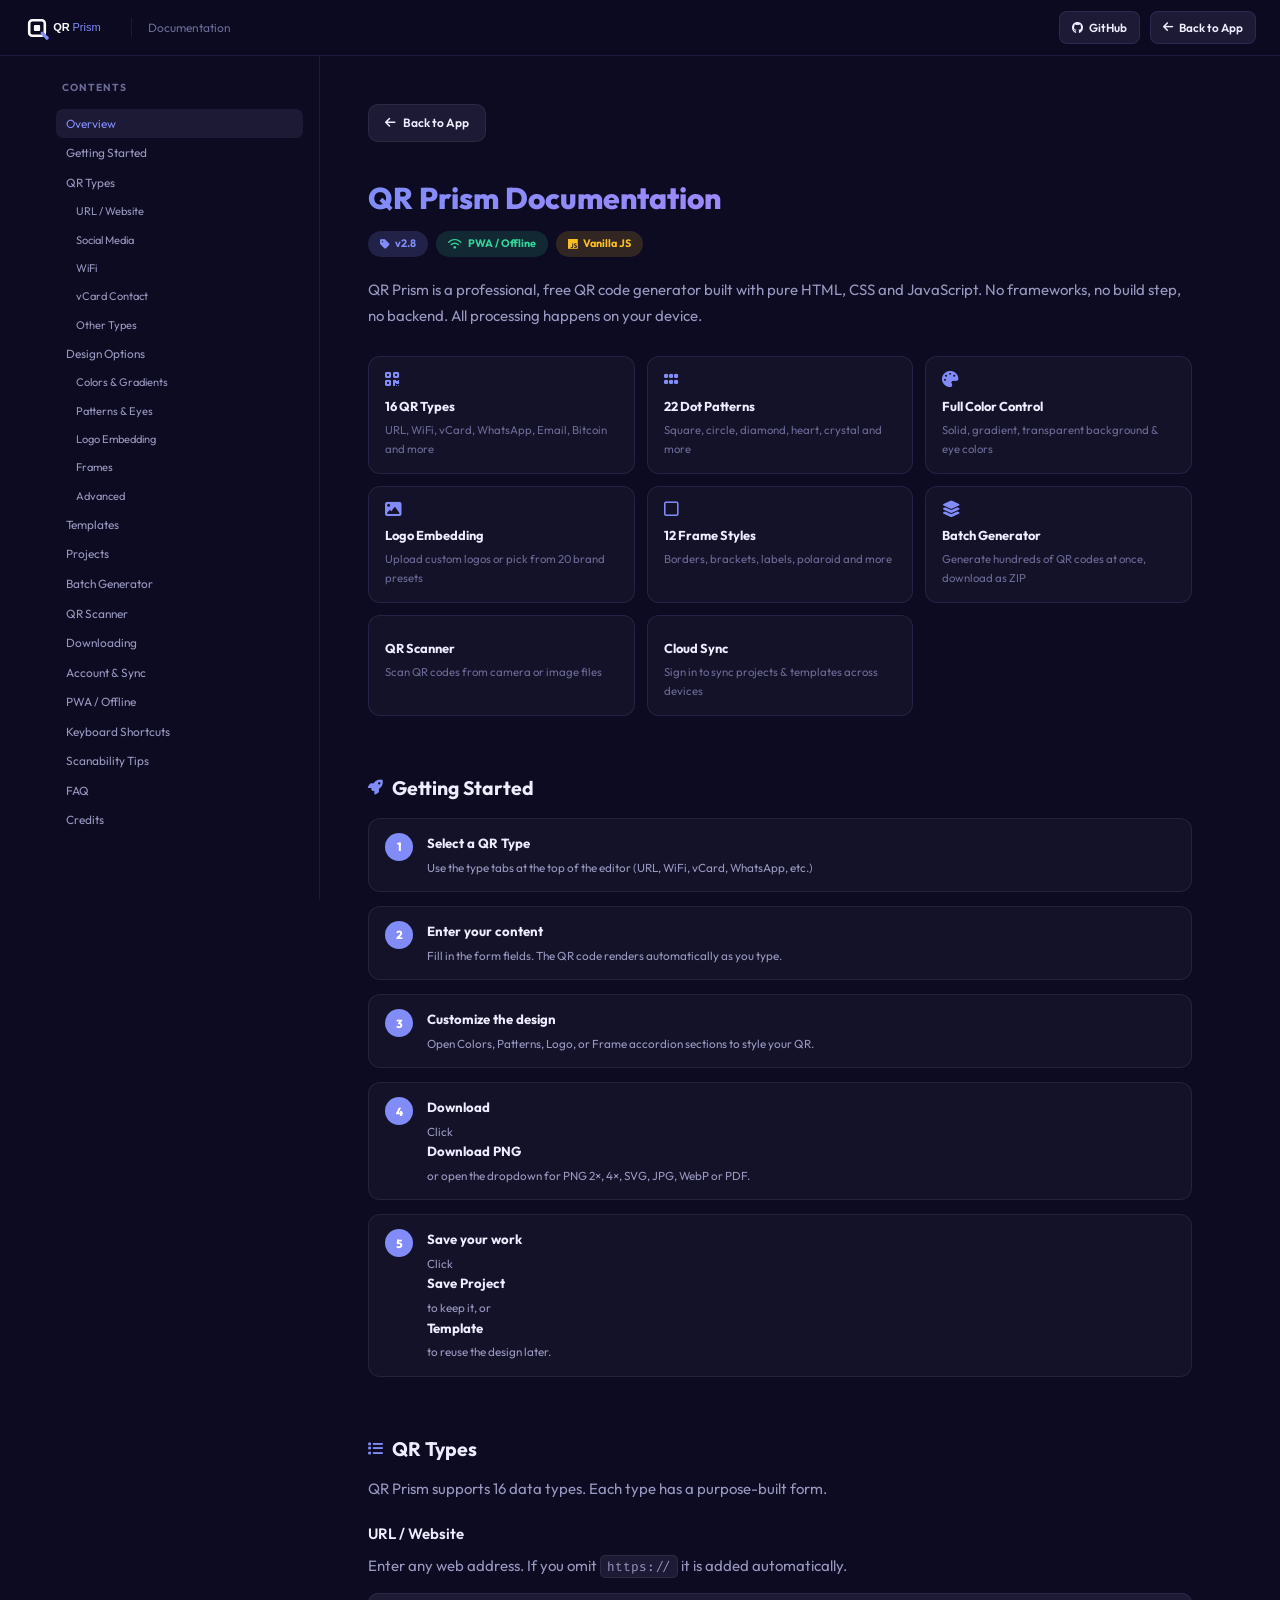
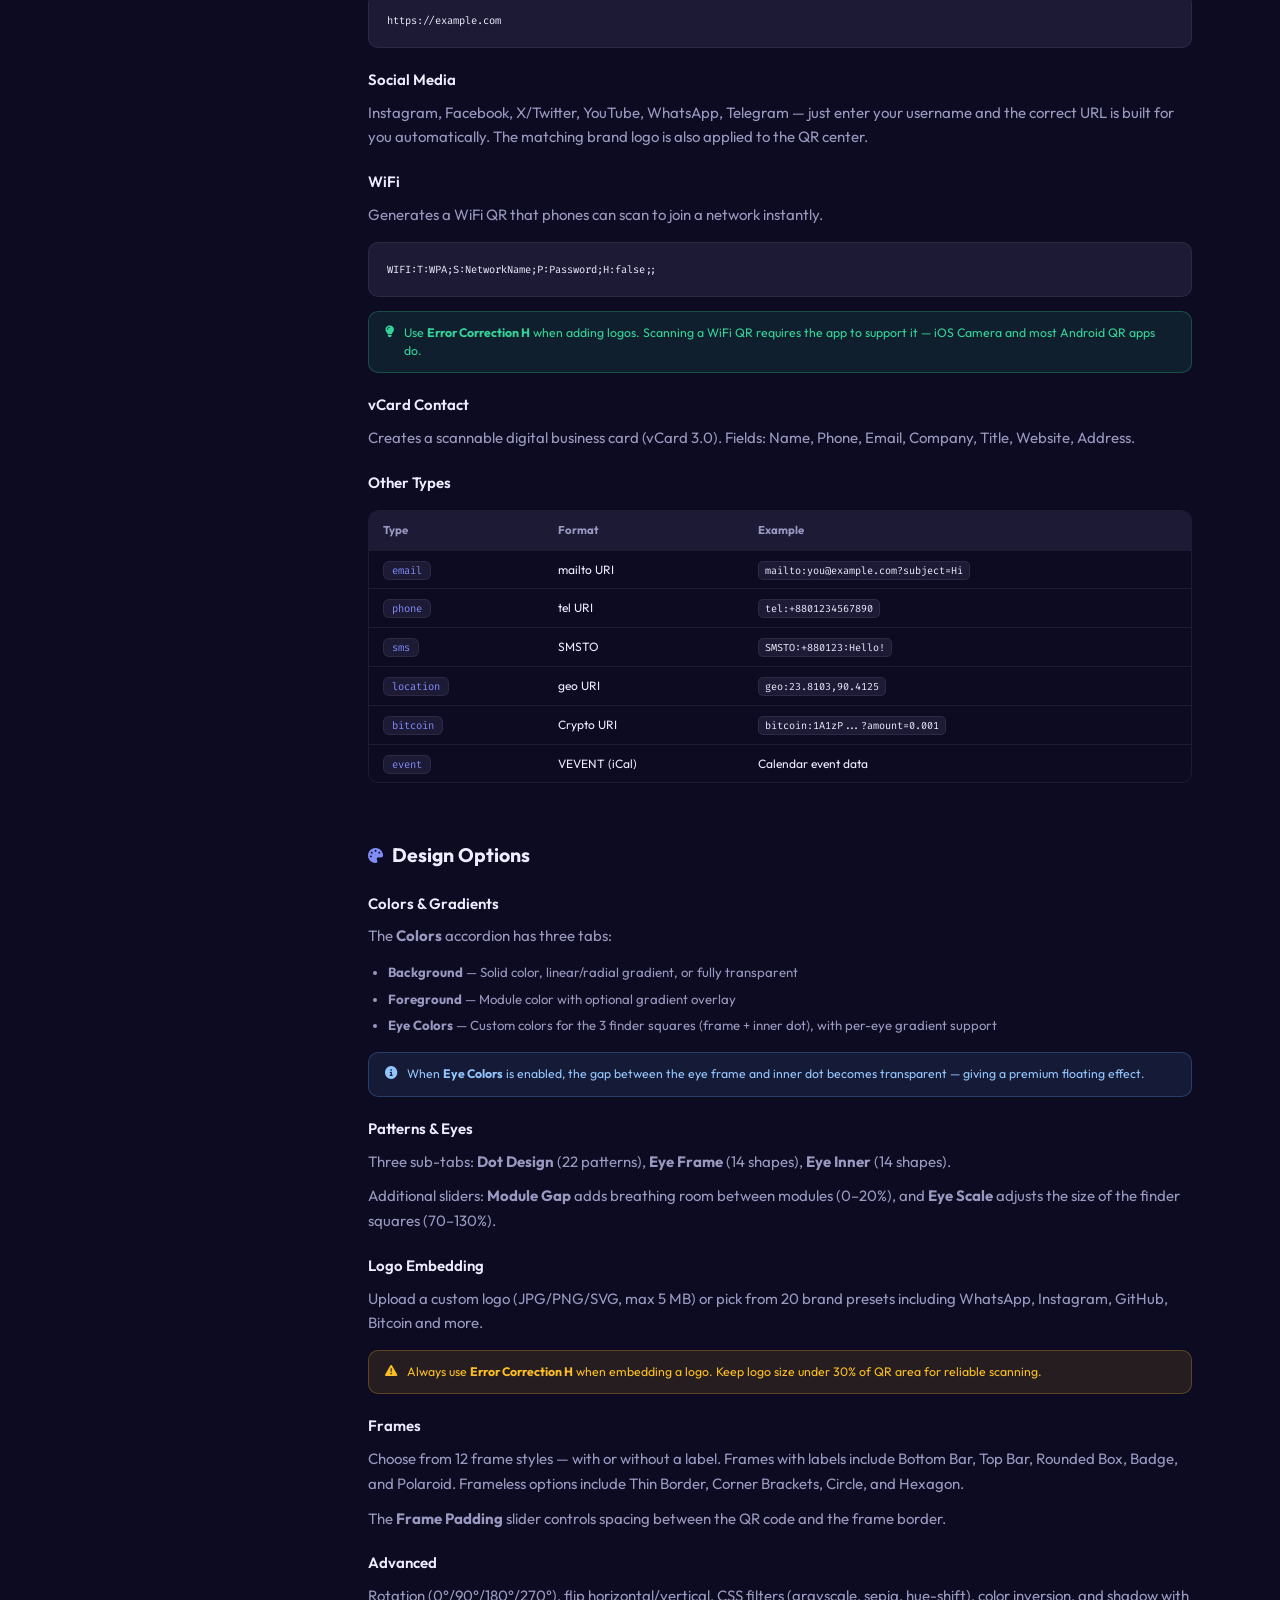
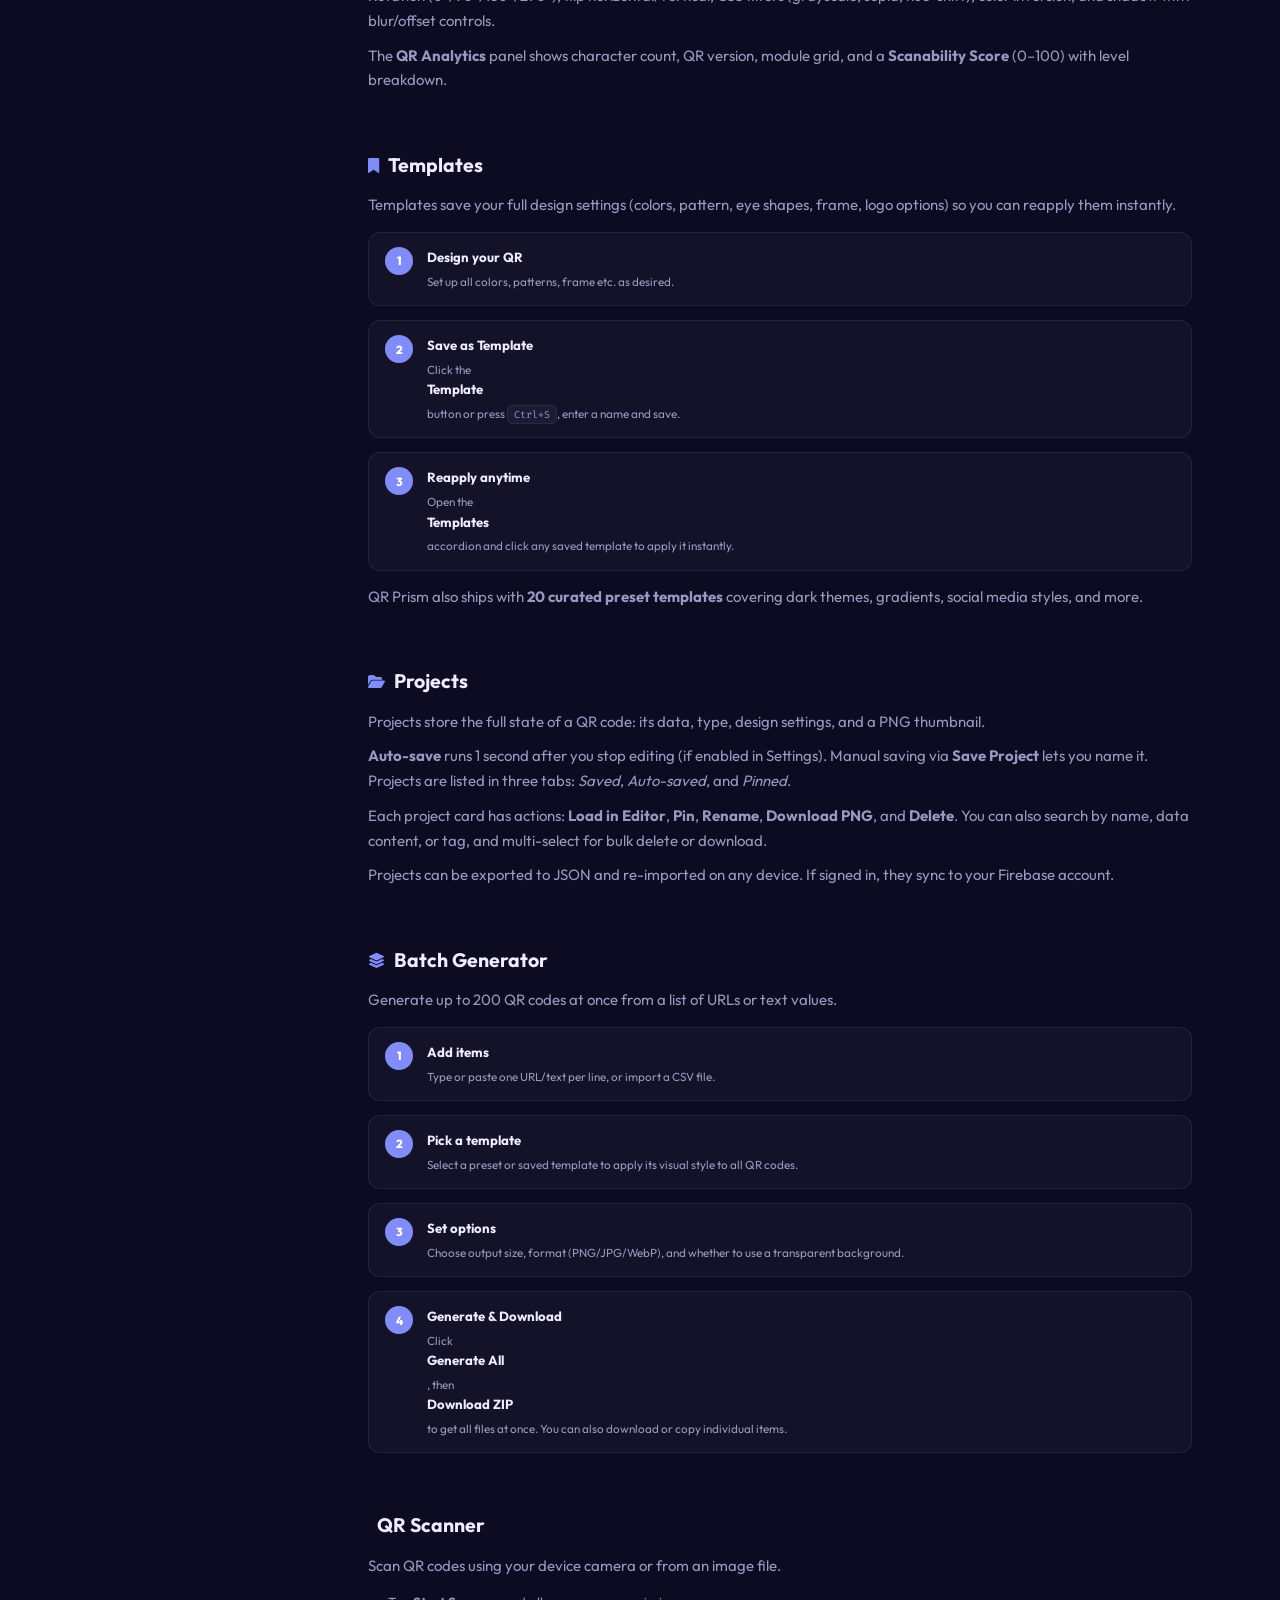
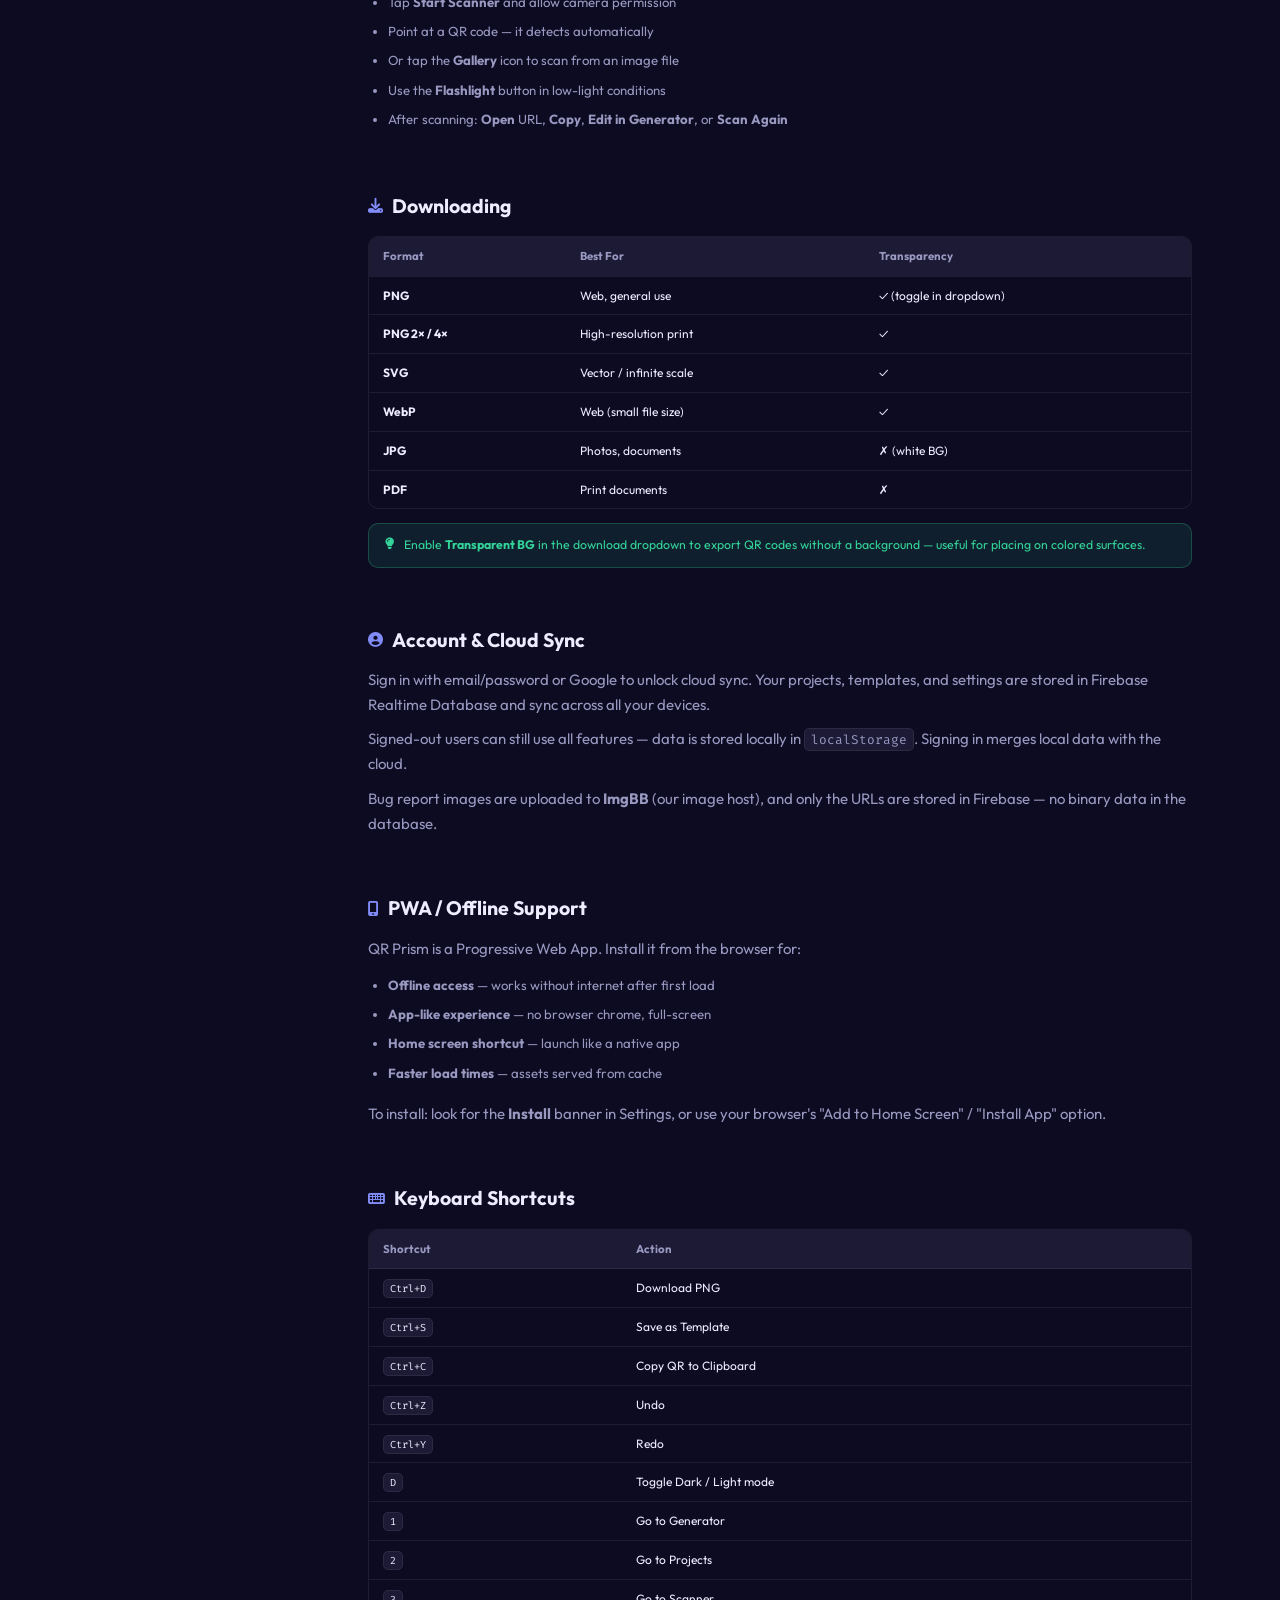
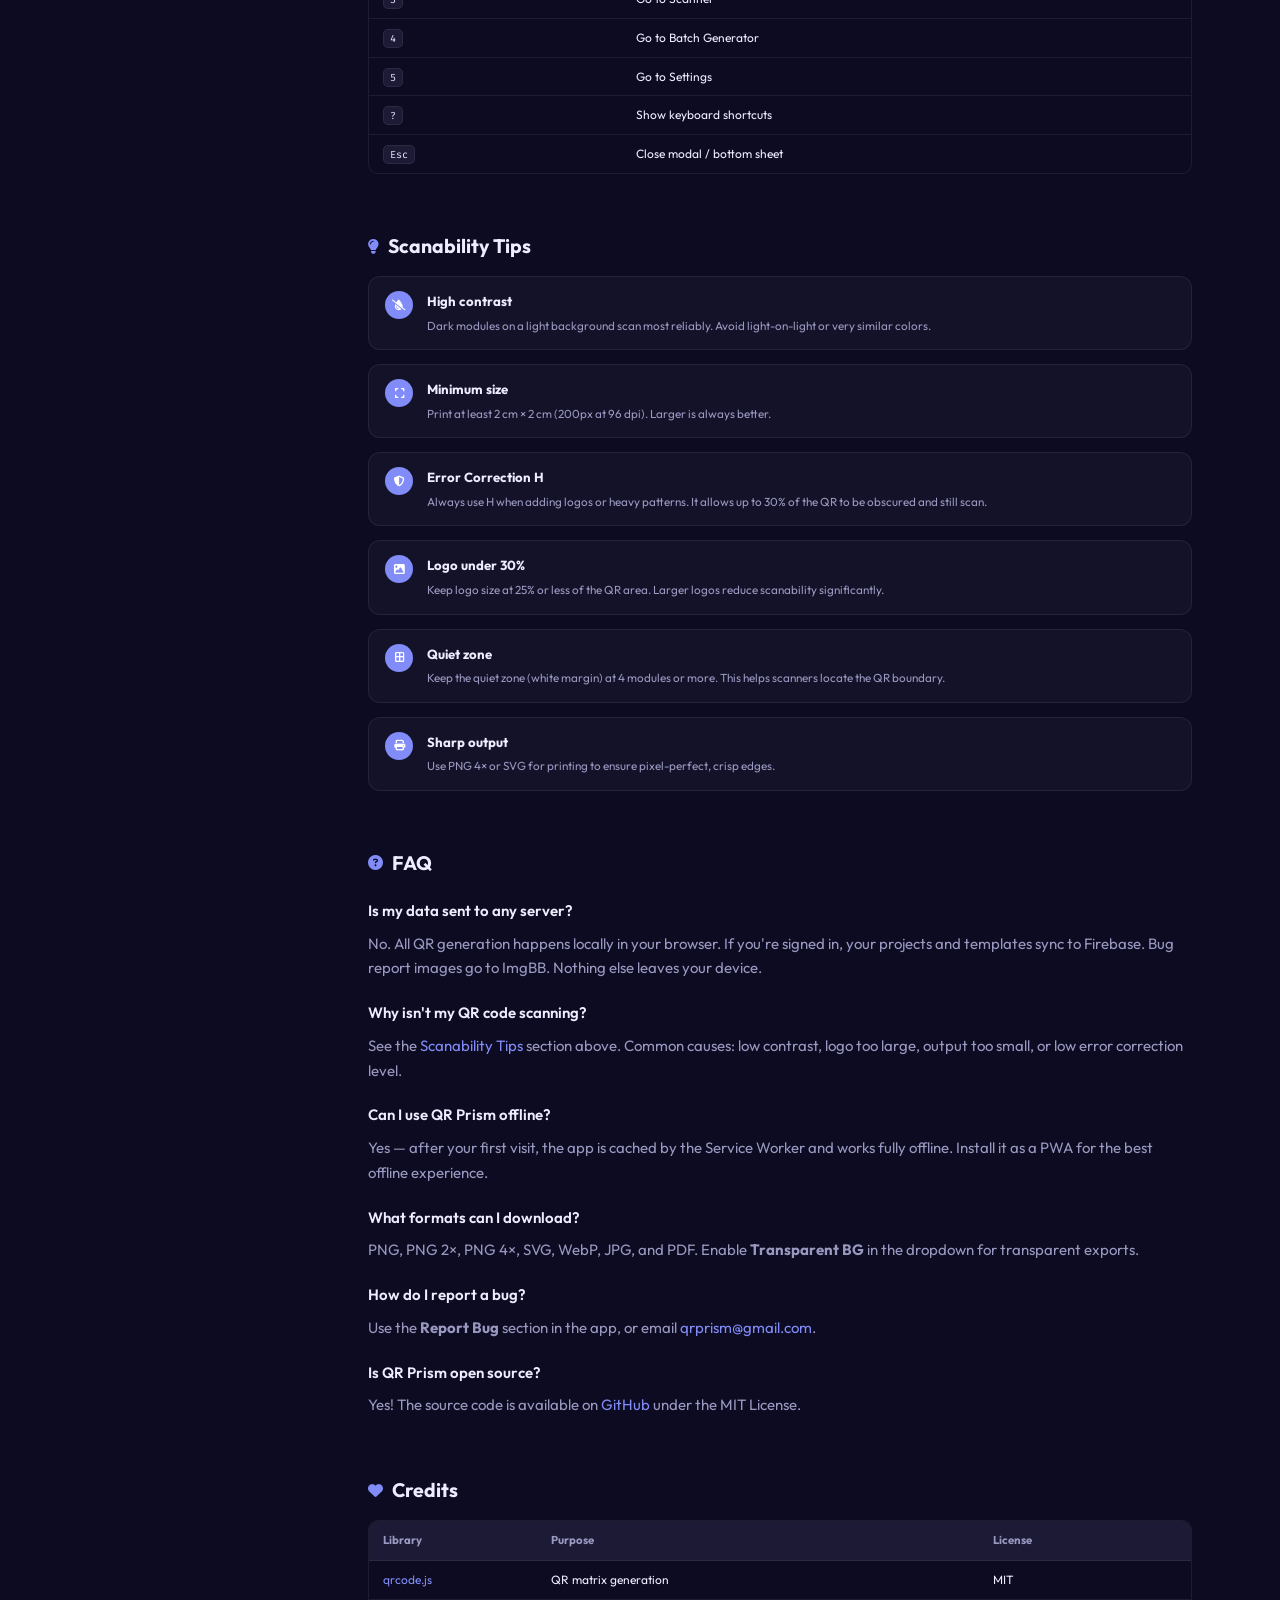
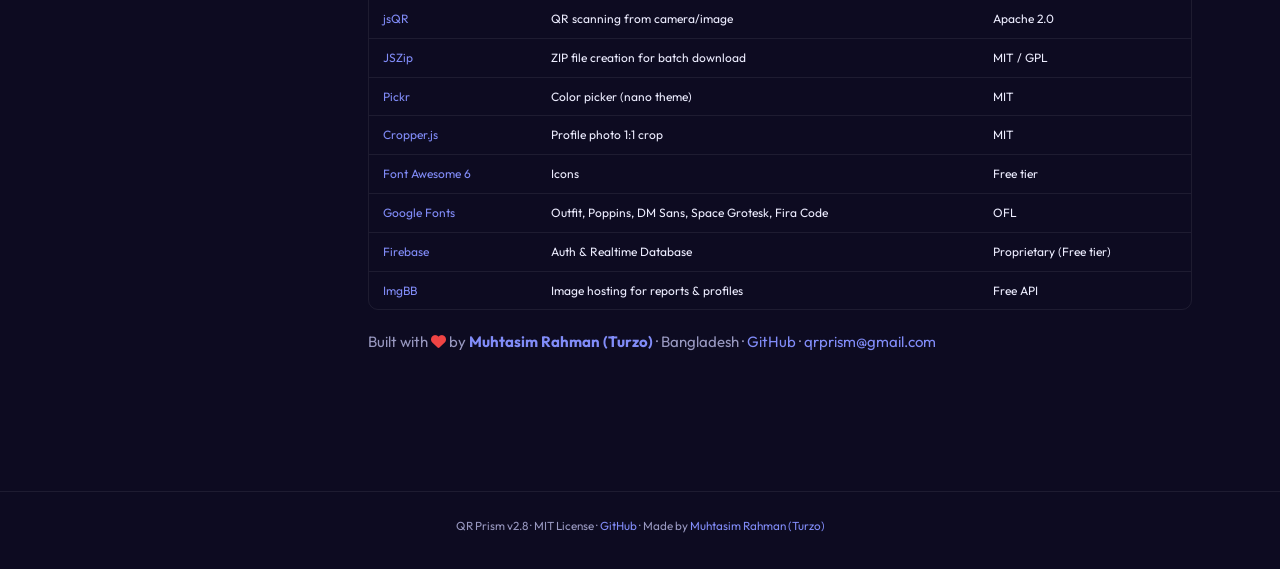
<file: docs.html>
<!DOCTYPE html>
<html lang="en" data-theme="dark">
<head>
  <meta charset="UTF-8" />
  <meta name="viewport" content="width=device-width, initial-scale=1.0" />
  <title>Documentation — QR Prism v2.8</title>
  <link rel="icon" href="./icons/icon-192.png">
  <link rel="preconnect" href="https://fonts.googleapis.com">
  <link rel="preconnect" href="https://fonts.gstatic.com" crossorigin>
  <link href="https://fonts.googleapis.com/css2?family=Outfit:wght@300;400;500;600;700;800&family=Fira+Code:wght@400;500&display=swap" rel="stylesheet">
  <link rel="stylesheet" href="https://cdnjs.cloudflare.com/ajax/libs/font-awesome/6.5.0/css/all.min.css"/>

  <style>
    :root {
      --bg:       #0D0B21;
      --surface:  #141228;
      --surface2: #1C1A35;
      --surface3: #252342;
      --border:   rgba(129,140,248,.14);
      --border2:  rgba(255,255,255,.07);
      --primary:  #818CF8;
      --primary-dark: #6366F1;
      --accent:   #C084FC;
      --text1:    #EDEDFF;
      --text2:    #9898C0;
      --text3:    #6A6A96;
      --success:  #34D399;
      --warning:  #FBBF24;
      --danger:   #F87171;
      --sidebar-w: 280px;
      --header-h:  56px;
    }
    [data-theme="light"] {
      --bg: #F0EFF9; --surface: #fff; --surface2: #EEEDF8; --surface3: #E3E2F4;
      --border: rgba(99,102,241,.13); --border2: rgba(0,0,0,.07);
      --text1: #1A1830; --text2: #4D4B72; --text3: #8080A8;
    }

    *, *::before, *::after { box-sizing: border-box; margin: 0; padding: 0; }
    html { scroll-behavior: smooth; font-size: 15px; }
    body {
      font-family: 'Outfit', system-ui, sans-serif;
      background: var(--bg); color: var(--text1);
      line-height: 1.65;
    }
    ::-webkit-scrollbar { width: 6px; height: 6px; }
    ::-webkit-scrollbar-thumb { background: var(--surface3); border-radius: 6px; }
    ::-webkit-scrollbar-thumb:hover { background: var(--primary); }

    a { color: var(--primary); text-decoration: none; }
    a:hover { text-decoration: underline; }
    code, kbd {
      font-family: 'Fira Code', monospace;
      font-size: .85em;
      background: var(--surface2);
      border: 1px solid var(--border2);
      border-radius: 5px;
      padding: 2px 6px;
    }
    pre {
      background: var(--surface2);
      border: 1px solid var(--border2);
      border-radius: 10px;
      padding: 16px 18px;
      overflow-x: auto;
      font-family: 'Fira Code', monospace;
      font-size: .82rem;
      line-height: 1.7;
      margin: 14px 0;
    }
    pre code { background: none; border: none; padding: 0; }
    img { max-width: 100%; display: block; }

    /* ── Header ── */
    .doc-header {
      position: sticky; top: 0; z-index: 100;
      height: var(--header-h);
      background: rgba(13,11,33,.92);
      backdrop-filter: blur(12px);
      border-bottom: 1px solid var(--border);
      display: flex; align-items: center;
      padding: 0 24px; gap: 16px;
    }
    .doc-header-logo {
      display: flex; align-items: center; gap: 10px;
      font-family: 'Outfit', sans-serif; text-decoration: none;
    }
    .doc-header-logo img { height: 26px; }
    .logo-qr    { font-weight: 900; font-size: 1.1rem; color: #EDEDFF; }
    .logo-prism { font-weight: 400; font-size: 1.1rem; color: var(--primary); }
    .doc-header-title {
      color: var(--text3); font-size: .80rem;
      padding-left: 16px; border-left: 1px solid var(--border2);
    }
    .doc-header-right {
      margin-left: auto; display: flex; gap: 10px; align-items: center;
    }
    .doc-header-btn {
      display: flex; align-items: center; gap: 6px;
      padding: 6px 12px; border-radius: 8px;
      font-size: .78rem; font-weight: 600; cursor: pointer;
      border: 1.5px solid var(--border);
      background: var(--surface2); color: var(--text1);
      transition: background .14s, color .14s;
    }
    .doc-header-btn:hover { background: var(--primary); color: #fff; border-color: var(--primary); text-decoration: none; }

    /* ── Layout ── */
    .doc-layout {
      display: flex;
      max-width: 1200px;
      margin: 0 auto;
      min-height: calc(100vh - var(--header-h));
    }

    /* ── Sidebar TOC ── */
    .doc-toc {
      width: var(--sidebar-w);
      min-width: var(--sidebar-w);
      flex-shrink: 0;
      position: sticky;
      top: var(--header-h);
      height: calc(100vh - var(--header-h));
      overflow-y: auto;
      padding: 24px 16px;
      border-right: 1px solid var(--border2);
    }
    .doc-toc::-webkit-scrollbar { width: 3px; }
    .toc-title {
      font-size: .68rem; font-weight: 700; color: var(--text3);
      text-transform: uppercase; letter-spacing: .10em;
      margin-bottom: 12px; padding: 0 6px;
    }
    .toc-link {
      display: block; padding: 5px 10px; border-radius: 7px;
      font-size: .79rem; color: var(--text2);
      transition: background .12s, color .12s;
      text-decoration: none;
    }
    .toc-link:hover, .toc-link.active {
      background: var(--surface2); color: var(--primary); text-decoration: none;
    }
    .toc-link.toc-sub { padding-left: 20px; font-size: .74rem; }

    /* ── Content ── */
    .doc-content {
      flex: 1; min-width: 0;
      padding: 40px 48px 80px;
    }

    /* ── Sections ── */
    .doc-section { margin-bottom: 56px; scroll-margin-top: calc(var(--header-h) + 16px); }

    h1 {
      font-family: 'Outfit', sans-serif;
      font-size: 2rem; font-weight: 800; margin-bottom: 8px;
      background: linear-gradient(90deg, var(--primary), var(--accent));
      -webkit-background-clip: text; -webkit-text-fill-color: transparent;
    }
    h2 {
      font-size: 1.30rem; font-weight: 700; margin: 40px 0 12px;
      color: var(--text1); display: flex; align-items: center; gap: 9px;
    }
    h2 i { color: var(--primary); font-size: 1.0rem; }
    h3 { font-size: 1.0rem; font-weight: 600; margin: 20px 0 8px; color: var(--text1); }
    h4 { font-size: .90rem; font-weight: 600; margin: 14px 0 6px; color: var(--text2); }
    p  { color: var(--text2); margin-bottom: 10px; }

    .lead {
      font-size: 1.0rem; color: var(--text2); line-height: 1.7;
      margin-bottom: 28px;
    }

    /* ── Badges ── */
    .badges { display: flex; gap: 8px; flex-wrap: wrap; margin-bottom: 20px; }
    .badge {
      padding: 4px 12px; border-radius: 20px; font-size: .72rem; font-weight: 700;
      display: inline-flex; align-items: center; gap: 6px;
    }
    .badge-violet { background: rgba(129,140,248,.18); color: var(--primary); }
    .badge-green  { background: rgba(52,211,153,.15);  color: var(--success); }
    .badge-yellow { background: rgba(251,191,36,.15);  color: var(--warning); }

    /* ── Feature grid ── */
    .feat-grid {
      display: grid; grid-template-columns: repeat(auto-fill, minmax(200px, 1fr));
      gap: 12px; margin: 16px 0;
    }
    .feat-card {
      background: var(--surface);
      border: 1px solid var(--border);
      border-radius: 12px;
      padding: 14px 16px;
    }
    .feat-card i { color: var(--primary); margin-bottom: 8px; font-size: 1.1rem; display: block; }
    .feat-card strong { font-size: .86rem; color: var(--text1); display: block; margin-bottom: 4px; }
    .feat-card p { font-size: .76rem; color: var(--text3); margin: 0; }

    /* ── Step list ── */
    .step-list { display: flex; flex-direction: column; gap: 14px; margin: 14px 0; }
    .step {
      display: flex; gap: 14px; align-items: flex-start;
      background: var(--surface); border: 1px solid var(--border2);
      border-radius: 12px; padding: 14px 16px;
    }
    .step-num {
      width: 28px; height: 28px; flex-shrink: 0;
      background: var(--primary); border-radius: 50%;
      display: flex; align-items: center; justify-content: center;
      font-size: .78rem; font-weight: 800; color: #fff;
    }
    .step-body strong { font-size: .88rem; color: var(--text1); display: block; margin-bottom: 3px; }
    .step-body p { font-size: .78rem; color: var(--text2); margin: 0; }

    /* ── Table ── */
    .doc-table-wrap { overflow-x: auto; border-radius: 10px; border: 1px solid var(--border2); margin: 14px 0; }
    table { width: 100%; border-collapse: collapse; }
    th {
      background: var(--surface2); padding: 10px 14px;
      font-size: .76rem; font-weight: 700; color: var(--text2);
      text-align: left; white-space: nowrap;
    }
    td {
      padding: 9px 14px; font-size: .80rem; color: var(--text1);
      border-top: 1px solid var(--border2);
    }
    tr:hover td { background: var(--surface2); }

    /* ── Alert ── */
    .alert {
      display: flex; align-items: flex-start; gap: 10px;
      padding: 12px 16px; border-radius: 10px; margin: 14px 0;
      font-size: .82rem; line-height: 1.5;
    }
    .alert-info    { background: rgba(96,165,250,.10); border: 1px solid rgba(96,165,250,.25); color: #93C5FD; }
    .alert-warning { background: rgba(251,191,36,.10); border: 1px solid rgba(251,191,36,.25); color: var(--warning); }
    .alert-tip     { background: rgba(52,211,153,.10); border: 1px solid rgba(52,211,153,.25); color: var(--success); }
    .alert i { flex-shrink: 0; margin-top: 2px; }

    /* ── QR Types table ── */
    .type-badge {
      background: var(--surface2); border: 1px solid var(--border2);
      border-radius: 6px; padding: 2px 8px; font-size: .70rem;
      font-family: 'Fira Code', monospace; color: var(--primary);
    }

    /* ── Footer ── */
    .doc-footer {
      border-top: 1px solid var(--border2);
      padding: 24px 48px;
      text-align: center;
      font-size: .78rem; color: var(--text3);
    }
    .doc-footer a { color: var(--primary); }

    /* ── Back to app button ── */
    .back-btn {
      display: inline-flex; align-items: center; gap: 7px;
      margin-top: 8px; margin-bottom: 32px;
      padding: 8px 16px; border-radius: 10px;
      background: var(--surface2); border: 1px solid var(--border2);
      font-size: .80rem; font-weight: 600; color: var(--text1);
      text-decoration: none; transition: background .12s;
    }
    .back-btn:hover { background: var(--surface3); text-decoration: none; }

    /* ── Responsive ── */
    @media (max-width: 900px) {
      .doc-toc { display: none; }
      .doc-content { padding: 24px 20px 60px; }
      h1 { font-size: 1.6rem; }
    }
    @media (max-width: 600px) {
      .doc-content { padding: 18px 14px 60px; }
      .feat-grid { grid-template-columns: 1fr 1fr; }
    }
  </style>
</head>
<body>

<!-- Header -->
<header class="doc-header">
  <a class="doc-header-logo" href="./index.html">
    <img src="./assets/logo&name-light.svg" alt="QR Prism" />
  </a>
  <span class="doc-header-title">Documentation</span>
  <div class="doc-header-right">
    <a class="doc-header-btn" href="https://github.com/muhtasim-rahman/qr-prism" target="_blank" rel="noopener">
      <i class="fa-brands fa-github"></i> GitHub
    </a>
    <a class="doc-header-btn" href="./index.html">
      <i class="fa-solid fa-arrow-left"></i> Back to App
    </a>
  </div>
</header>

<div class="doc-layout">

  <!-- Sidebar TOC -->
  <aside class="doc-toc" id="doc-toc">
    <div class="toc-title">Contents</div>
    <a class="toc-link" href="#overview">Overview</a>
    <a class="toc-link" href="#getting-started">Getting Started</a>
    <a class="toc-link" href="#qr-types">QR Types</a>
    <a class="toc-link toc-sub" href="#type-url">URL / Website</a>
    <a class="toc-link toc-sub" href="#type-social">Social Media</a>
    <a class="toc-link toc-sub" href="#type-wifi">WiFi</a>
    <a class="toc-link toc-sub" href="#type-vcard">vCard Contact</a>
    <a class="toc-link toc-sub" href="#type-other">Other Types</a>
    <a class="toc-link" href="#design">Design Options</a>
    <a class="toc-link toc-sub" href="#colors">Colors &amp; Gradients</a>
    <a class="toc-link toc-sub" href="#patterns">Patterns &amp; Eyes</a>
    <a class="toc-link toc-sub" href="#logo">Logo Embedding</a>
    <a class="toc-link toc-sub" href="#frames">Frames</a>
    <a class="toc-link toc-sub" href="#advanced">Advanced</a>
    <a class="toc-link" href="#templates">Templates</a>
    <a class="toc-link" href="#projects">Projects</a>
    <a class="toc-link" href="#batch">Batch Generator</a>
    <a class="toc-link" href="#scanner">QR Scanner</a>
    <a class="toc-link" href="#download">Downloading</a>
    <a class="toc-link" href="#account">Account &amp; Sync</a>
    <a class="toc-link" href="#pwa">PWA / Offline</a>
    <a class="toc-link" href="#shortcuts">Keyboard Shortcuts</a>
    <a class="toc-link" href="#tips">Scanability Tips</a>
    <a class="toc-link" href="#faq">FAQ</a>
    <a class="toc-link" href="#credits">Credits</a>
  </aside>

  <!-- Main Content -->
  <main class="doc-content">
    <a class="back-btn" href="./index.html"><i class="fa-solid fa-arrow-left"></i> Back to App</a>

    <!-- Overview -->
    <section class="doc-section" id="overview">
      <h1>QR Prism Documentation</h1>
      <div class="badges">
        <span class="badge badge-violet"><i class="fa-solid fa-tag"></i> v2.8</span>
        <span class="badge badge-green"><i class="fa-solid fa-wifi"></i> PWA / Offline</span>
        <span class="badge badge-yellow"><i class="fa-brands fa-js"></i> Vanilla JS</span>
      </div>
      <p class="lead">
        QR Prism is a professional, free QR code generator built with pure HTML, CSS and JavaScript.
        No frameworks, no build step, no backend. All processing happens on your device.
      </p>

      <div class="feat-grid">
        <div class="feat-card">
          <i class="fa-solid fa-qrcode"></i>
          <strong>16 QR Types</strong>
          <p>URL, WiFi, vCard, WhatsApp, Email, Bitcoin and more</p>
        </div>
        <div class="feat-card">
          <i class="fa-solid fa-grip"></i>
          <strong>22 Dot Patterns</strong>
          <p>Square, circle, diamond, heart, crystal and more</p>
        </div>
        <div class="feat-card">
          <i class="fa-solid fa-palette"></i>
          <strong>Full Color Control</strong>
          <p>Solid, gradient, transparent background &amp; eye colors</p>
        </div>
        <div class="feat-card">
          <i class="fa-solid fa-image"></i>
          <strong>Logo Embedding</strong>
          <p>Upload custom logos or pick from 20 brand presets</p>
        </div>
        <div class="feat-card">
          <i class="fa-regular fa-square"></i>
          <strong>12 Frame Styles</strong>
          <p>Borders, brackets, labels, polaroid and more</p>
        </div>
        <div class="feat-card">
          <i class="fa-solid fa-layer-group"></i>
          <strong>Batch Generator</strong>
          <p>Generate hundreds of QR codes at once, download as ZIP</p>
        </div>
        <div class="feat-card">
          <i class="fa-solid fa-camera-viewfinder"></i>
          <strong>QR Scanner</strong>
          <p>Scan QR codes from camera or image files</p>
        </div>
        <div class="feat-card">
          <i class="fa-brands fa-firebase"></i>
          <strong>Cloud Sync</strong>
          <p>Sign in to sync projects &amp; templates across devices</p>
        </div>
      </div>
    </section>

    <!-- Getting Started -->
    <section class="doc-section" id="getting-started">
      <h2><i class="fa-solid fa-rocket"></i> Getting Started</h2>
      <div class="step-list">
        <div class="step">
          <div class="step-num">1</div>
          <div class="step-body">
            <strong>Select a QR Type</strong>
            <p>Use the type tabs at the top of the editor (URL, WiFi, vCard, WhatsApp, etc.)</p>
          </div>
        </div>
        <div class="step">
          <div class="step-num">2</div>
          <div class="step-body">
            <strong>Enter your content</strong>
            <p>Fill in the form fields. The QR code renders automatically as you type.</p>
          </div>
        </div>
        <div class="step">
          <div class="step-num">3</div>
          <div class="step-body">
            <strong>Customize the design</strong>
            <p>Open Colors, Patterns, Logo, or Frame accordion sections to style your QR.</p>
          </div>
        </div>
        <div class="step">
          <div class="step-num">4</div>
          <div class="step-body">
            <strong>Download</strong>
            <p>Click <strong>Download PNG</strong> or open the dropdown for PNG 2×, 4×, SVG, JPG, WebP or PDF.</p>
          </div>
        </div>
        <div class="step">
          <div class="step-num">5</div>
          <div class="step-body">
            <strong>Save your work</strong>
            <p>Click <strong>Save Project</strong> to keep it, or <strong>Template</strong> to reuse the design later.</p>
          </div>
        </div>
      </div>
    </section>

    <!-- QR Types -->
    <section class="doc-section" id="qr-types">
      <h2><i class="fa-solid fa-list"></i> QR Types</h2>
      <p>QR Prism supports 16 data types. Each type has a purpose-built form.</p>

      <h3 id="type-url">URL / Website</h3>
      <p>Enter any web address. If you omit <code>https://</code> it is added automatically.</p>
      <pre><code>https://example.com</code></pre>

      <h3 id="type-social">Social Media</h3>
      <p>Instagram, Facebook, X/Twitter, YouTube, WhatsApp, Telegram — just enter your username and the correct URL is built for you automatically. The matching brand logo is also applied to the QR center.</p>

      <h3 id="type-wifi">WiFi</h3>
      <p>Generates a WiFi QR that phones can scan to join a network instantly.</p>
      <pre><code>WIFI:T:WPA;S:NetworkName;P:Password;H:false;;</code></pre>
      <div class="alert alert-tip">
        <i class="fa-solid fa-lightbulb"></i>
        <span>Use <strong>Error Correction H</strong> when adding logos. Scanning a WiFi QR requires the app to support it — iOS Camera and most Android QR apps do.</span>
      </div>

      <h3 id="type-vcard">vCard Contact</h3>
      <p>Creates a scannable digital business card (vCard 3.0). Fields: Name, Phone, Email, Company, Title, Website, Address.</p>

      <h3 id="type-other">Other Types</h3>
      <div class="doc-table-wrap">
        <table>
          <thead><tr><th>Type</th><th>Format</th><th>Example</th></tr></thead>
          <tbody>
            <tr><td><span class="type-badge">email</span></td><td>mailto URI</td><td><code>mailto:you@example.com?subject=Hi</code></td></tr>
            <tr><td><span class="type-badge">phone</span></td><td>tel URI</td><td><code>tel:+8801234567890</code></td></tr>
            <tr><td><span class="type-badge">sms</span></td><td>SMSTO</td><td><code>SMSTO:+880123:Hello!</code></td></tr>
            <tr><td><span class="type-badge">location</span></td><td>geo URI</td><td><code>geo:23.8103,90.4125</code></td></tr>
            <tr><td><span class="type-badge">bitcoin</span></td><td>Crypto URI</td><td><code>bitcoin:1A1zP...?amount=0.001</code></td></tr>
            <tr><td><span class="type-badge">event</span></td><td>VEVENT (iCal)</td><td>Calendar event data</td></tr>
          </tbody>
        </table>
      </div>
    </section>

    <!-- Design -->
    <section class="doc-section" id="design">
      <h2><i class="fa-solid fa-palette"></i> Design Options</h2>

      <h3 id="colors">Colors &amp; Gradients</h3>
      <p>The <strong>Colors</strong> accordion has three tabs:</p>
      <ul style="margin: 8px 0 12px 20px; color: var(--text2); font-size: .88rem; line-height: 2;">
        <li><strong>Background</strong> — Solid color, linear/radial gradient, or fully transparent</li>
        <li><strong>Foreground</strong> — Module color with optional gradient overlay</li>
        <li><strong>Eye Colors</strong> — Custom colors for the 3 finder squares (frame + inner dot), with per-eye gradient support</li>
      </ul>
      <div class="alert alert-info">
        <i class="fa-solid fa-circle-info"></i>
        <span>When <strong>Eye Colors</strong> is enabled, the gap between the eye frame and inner dot becomes transparent — giving a premium floating effect.</span>
      </div>

      <h3 id="patterns">Patterns &amp; Eyes</h3>
      <p>Three sub-tabs: <strong>Dot Design</strong> (22 patterns), <strong>Eye Frame</strong> (14 shapes), <strong>Eye Inner</strong> (14 shapes).</p>
      <p>Additional sliders: <strong>Module Gap</strong> adds breathing room between modules (0–20%), and <strong>Eye Scale</strong> adjusts the size of the finder squares (70–130%).</p>

      <h3 id="logo">Logo Embedding</h3>
      <p>Upload a custom logo (JPG/PNG/SVG, max 5 MB) or pick from 20 brand presets including WhatsApp, Instagram, GitHub, Bitcoin and more.</p>
      <div class="alert alert-warning">
        <i class="fa-solid fa-triangle-exclamation"></i>
        <span>Always use <strong>Error Correction H</strong> when embedding a logo. Keep logo size under 30% of QR area for reliable scanning.</span>
      </div>

      <h3 id="frames">Frames</h3>
      <p>Choose from 12 frame styles — with or without a label. Frames with labels include Bottom Bar, Top Bar, Rounded Box, Badge, and Polaroid. Frameless options include Thin Border, Corner Brackets, Circle, and Hexagon.</p>
      <p>The <strong>Frame Padding</strong> slider controls spacing between the QR code and the frame border.</p>

      <h3 id="advanced">Advanced</h3>
      <p>Rotation (0°/90°/180°/270°), flip horizontal/vertical, CSS filters (grayscale, sepia, hue-shift), color inversion, and shadow with blur/offset controls.</p>
      <p>The <strong>QR Analytics</strong> panel shows character count, QR version, module grid, and a <strong>Scanability Score</strong> (0–100) with level breakdown.</p>
    </section>

    <!-- Templates -->
    <section class="doc-section" id="templates">
      <h2><i class="fa-solid fa-bookmark"></i> Templates</h2>
      <p>Templates save your full design settings (colors, pattern, eye shapes, frame, logo options) so you can reapply them instantly.</p>
      <div class="step-list">
        <div class="step">
          <div class="step-num">1</div>
          <div class="step-body"><strong>Design your QR</strong><p>Set up all colors, patterns, frame etc. as desired.</p></div>
        </div>
        <div class="step">
          <div class="step-num">2</div>
          <div class="step-body"><strong>Save as Template</strong><p>Click the <strong>Template</strong> button or press <kbd>Ctrl+S</kbd>, enter a name and save.</p></div>
        </div>
        <div class="step">
          <div class="step-num">3</div>
          <div class="step-body"><strong>Reapply anytime</strong><p>Open the <strong>Templates</strong> accordion and click any saved template to apply it instantly.</p></div>
        </div>
      </div>
      <p>QR Prism also ships with <strong>20 curated preset templates</strong> covering dark themes, gradients, social media styles, and more.</p>
    </section>

    <!-- Projects -->
    <section class="doc-section" id="projects">
      <h2><i class="fa-solid fa-folder-open"></i> Projects</h2>
      <p>Projects store the full state of a QR code: its data, type, design settings, and a PNG thumbnail.</p>
      <p><strong>Auto-save</strong> runs 1 second after you stop editing (if enabled in Settings). Manual saving via <strong>Save Project</strong> lets you name it. Projects are listed in three tabs: <em>Saved</em>, <em>Auto-saved</em>, and <em>Pinned</em>.</p>
      <p>Each project card has actions: <strong>Load in Editor</strong>, <strong>Pin</strong>, <strong>Rename</strong>, <strong>Download PNG</strong>, and <strong>Delete</strong>. You can also search by name, data content, or tag, and multi-select for bulk delete or download.</p>
      <p>Projects can be exported to JSON and re-imported on any device. If signed in, they sync to your Firebase account.</p>
    </section>

    <!-- Batch Generator -->
    <section class="doc-section" id="batch">
      <h2><i class="fa-solid fa-layer-group"></i> Batch Generator</h2>
      <p>Generate up to 200 QR codes at once from a list of URLs or text values.</p>
      <div class="step-list">
        <div class="step">
          <div class="step-num">1</div>
          <div class="step-body"><strong>Add items</strong><p>Type or paste one URL/text per line, or import a CSV file.</p></div>
        </div>
        <div class="step">
          <div class="step-num">2</div>
          <div class="step-body"><strong>Pick a template</strong><p>Select a preset or saved template to apply its visual style to all QR codes.</p></div>
        </div>
        <div class="step">
          <div class="step-num">3</div>
          <div class="step-body"><strong>Set options</strong><p>Choose output size, format (PNG/JPG/WebP), and whether to use a transparent background.</p></div>
        </div>
        <div class="step">
          <div class="step-num">4</div>
          <div class="step-body"><strong>Generate &amp; Download</strong><p>Click <strong>Generate All</strong>, then <strong>Download ZIP</strong> to get all files at once. You can also download or copy individual items.</p></div>
        </div>
      </div>
    </section>

    <!-- Scanner -->
    <section class="doc-section" id="scanner">
      <h2><i class="fa-solid fa-camera-viewfinder"></i> QR Scanner</h2>
      <p>Scan QR codes using your device camera or from an image file.</p>
      <ul style="margin: 8px 0 14px 20px; color: var(--text2); font-size: .88rem; line-height: 2.2;">
        <li>Tap <strong>Start Scanner</strong> and allow camera permission</li>
        <li>Point at a QR code — it detects automatically</li>
        <li>Or tap the <strong>Gallery</strong> icon to scan from an image file</li>
        <li>Use the <strong>Flashlight</strong> button in low-light conditions</li>
        <li>After scanning: <strong>Open</strong> URL, <strong>Copy</strong>, <strong>Edit in Generator</strong>, or <strong>Scan Again</strong></li>
      </ul>
    </section>

    <!-- Download -->
    <section class="doc-section" id="download">
      <h2><i class="fa-solid fa-download"></i> Downloading</h2>
      <div class="doc-table-wrap">
        <table>
          <thead><tr><th>Format</th><th>Best For</th><th>Transparency</th></tr></thead>
          <tbody>
            <tr><td><strong>PNG</strong></td><td>Web, general use</td><td>✓ (toggle in dropdown)</td></tr>
            <tr><td><strong>PNG 2× / 4×</strong></td><td>High-resolution print</td><td>✓</td></tr>
            <tr><td><strong>SVG</strong></td><td>Vector / infinite scale</td><td>✓</td></tr>
            <tr><td><strong>WebP</strong></td><td>Web (small file size)</td><td>✓</td></tr>
            <tr><td><strong>JPG</strong></td><td>Photos, documents</td><td>✗ (white BG)</td></tr>
            <tr><td><strong>PDF</strong></td><td>Print documents</td><td>✗</td></tr>
          </tbody>
        </table>
      </div>
      <div class="alert alert-tip">
        <i class="fa-solid fa-lightbulb"></i>
        <span>Enable <strong>Transparent BG</strong> in the download dropdown to export QR codes without a background — useful for placing on colored surfaces.</span>
      </div>
    </section>

    <!-- Account & Sync -->
    <section class="doc-section" id="account">
      <h2><i class="fa-solid fa-user-circle"></i> Account &amp; Cloud Sync</h2>
      <p>Sign in with email/password or Google to unlock cloud sync. Your projects, templates, and settings are stored in Firebase Realtime Database and sync across all your devices.</p>
      <p>Signed-out users can still use all features — data is stored locally in <code>localStorage</code>. Signing in merges local data with the cloud.</p>
      <p>Bug report images are uploaded to <strong>ImgBB</strong> (our image host), and only the URLs are stored in Firebase — no binary data in the database.</p>
    </section>

    <!-- PWA -->
    <section class="doc-section" id="pwa">
      <h2><i class="fa-solid fa-mobile-screen"></i> PWA / Offline Support</h2>
      <p>QR Prism is a Progressive Web App. Install it from the browser for:</p>
      <ul style="margin: 8px 0 14px 20px; color: var(--text2); font-size: .88rem; line-height: 2.2;">
        <li><strong>Offline access</strong> — works without internet after first load</li>
        <li><strong>App-like experience</strong> — no browser chrome, full-screen</li>
        <li><strong>Home screen shortcut</strong> — launch like a native app</li>
        <li><strong>Faster load times</strong> — assets served from cache</li>
      </ul>
      <p>To install: look for the <strong>Install</strong> banner in Settings, or use your browser's "Add to Home Screen" / "Install App" option.</p>
    </section>

    <!-- Shortcuts -->
    <section class="doc-section" id="shortcuts">
      <h2><i class="fa-solid fa-keyboard"></i> Keyboard Shortcuts</h2>
      <div class="doc-table-wrap">
        <table>
          <thead><tr><th>Shortcut</th><th>Action</th></tr></thead>
          <tbody>
            <tr><td><kbd>Ctrl+D</kbd></td><td>Download PNG</td></tr>
            <tr><td><kbd>Ctrl+S</kbd></td><td>Save as Template</td></tr>
            <tr><td><kbd>Ctrl+C</kbd></td><td>Copy QR to Clipboard</td></tr>
            <tr><td><kbd>Ctrl+Z</kbd></td><td>Undo</td></tr>
            <tr><td><kbd>Ctrl+Y</kbd></td><td>Redo</td></tr>
            <tr><td><kbd>D</kbd></td><td>Toggle Dark / Light mode</td></tr>
            <tr><td><kbd>1</kbd></td><td>Go to Generator</td></tr>
            <tr><td><kbd>2</kbd></td><td>Go to Projects</td></tr>
            <tr><td><kbd>3</kbd></td><td>Go to Scanner</td></tr>
            <tr><td><kbd>4</kbd></td><td>Go to Batch Generator</td></tr>
            <tr><td><kbd>5</kbd></td><td>Go to Settings</td></tr>
            <tr><td><kbd>?</kbd></td><td>Show keyboard shortcuts</td></tr>
            <tr><td><kbd>Esc</kbd></td><td>Close modal / bottom sheet</td></tr>
          </tbody>
        </table>
      </div>
    </section>

    <!-- Tips -->
    <section class="doc-section" id="tips">
      <h2><i class="fa-solid fa-lightbulb"></i> Scanability Tips</h2>
      <div class="step-list">
        <div class="step">
          <div class="step-num"><i class="fa-solid fa-droplet-slash" style="font-size:.72rem;"></i></div>
          <div class="step-body"><strong>High contrast</strong><p>Dark modules on a light background scan most reliably. Avoid light-on-light or very similar colors.</p></div>
        </div>
        <div class="step">
          <div class="step-num"><i class="fa-solid fa-expand" style="font-size:.72rem;"></i></div>
          <div class="step-body"><strong>Minimum size</strong><p>Print at least 2 cm × 2 cm (200px at 96 dpi). Larger is always better.</p></div>
        </div>
        <div class="step">
          <div class="step-num"><i class="fa-solid fa-shield-halved" style="font-size:.72rem;"></i></div>
          <div class="step-body"><strong>Error Correction H</strong><p>Always use H when adding logos or heavy patterns. It allows up to 30% of the QR to be obscured and still scan.</p></div>
        </div>
        <div class="step">
          <div class="step-num"><i class="fa-solid fa-image" style="font-size:.72rem;"></i></div>
          <div class="step-body"><strong>Logo under 30%</strong><p>Keep logo size at 25% or less of the QR area. Larger logos reduce scanability significantly.</p></div>
        </div>
        <div class="step">
          <div class="step-num"><i class="fa-solid fa-border-all" style="font-size:.72rem;"></i></div>
          <div class="step-body"><strong>Quiet zone</strong><p>Keep the quiet zone (white margin) at 4 modules or more. This helps scanners locate the QR boundary.</p></div>
        </div>
        <div class="step">
          <div class="step-num"><i class="fa-solid fa-print" style="font-size:.72rem;"></i></div>
          <div class="step-body"><strong>Sharp output</strong><p>Use PNG 4× or SVG for printing to ensure pixel-perfect, crisp edges.</p></div>
        </div>
      </div>
    </section>

    <!-- FAQ -->
    <section class="doc-section" id="faq">
      <h2><i class="fa-solid fa-circle-question"></i> FAQ</h2>

      <h3>Is my data sent to any server?</h3>
      <p>No. All QR generation happens locally in your browser. If you're signed in, your projects and templates sync to Firebase. Bug report images go to ImgBB. Nothing else leaves your device.</p>

      <h3>Why isn't my QR code scanning?</h3>
      <p>See the <a href="#tips">Scanability Tips</a> section above. Common causes: low contrast, logo too large, output too small, or low error correction level.</p>

      <h3>Can I use QR Prism offline?</h3>
      <p>Yes — after your first visit, the app is cached by the Service Worker and works fully offline. Install it as a PWA for the best offline experience.</p>

      <h3>What formats can I download?</h3>
      <p>PNG, PNG 2×, PNG 4×, SVG, WebP, JPG, and PDF. Enable <strong>Transparent BG</strong> in the dropdown for transparent exports.</p>

      <h3>How do I report a bug?</h3>
      <p>Use the <strong>Report Bug</strong> section in the app, or email <a href="mailto:qrprism@gmail.com">qrprism@gmail.com</a>.</p>

      <h3>Is QR Prism open source?</h3>
      <p>Yes! The source code is available on <a href="https://github.com/muhtasim-rahman/qr-prism" target="_blank" rel="noopener">GitHub</a> under the MIT License.</p>
    </section>

    <!-- Credits -->
    <section class="doc-section" id="credits">
      <h2><i class="fa-solid fa-heart"></i> Credits</h2>
      <div class="doc-table-wrap">
        <table>
          <thead><tr><th>Library</th><th>Purpose</th><th>License</th></tr></thead>
          <tbody>
            <tr><td><a href="https://github.com/davidshimjs/qrcodejs" target="_blank">qrcode.js</a></td><td>QR matrix generation</td><td>MIT</td></tr>
            <tr><td><a href="https://github.com/cozmo/jsQR" target="_blank">jsQR</a></td><td>QR scanning from camera/image</td><td>Apache 2.0</td></tr>
            <tr><td><a href="https://github.com/Stuk/jszip" target="_blank">JSZip</a></td><td>ZIP file creation for batch download</td><td>MIT / GPL</td></tr>
            <tr><td><a href="https://github.com/Simonwep/pickr" target="_blank">Pickr</a></td><td>Color picker (nano theme)</td><td>MIT</td></tr>
            <tr><td><a href="https://fengyuanchen.github.io/cropperjs/" target="_blank">Cropper.js</a></td><td>Profile photo 1:1 crop</td><td>MIT</td></tr>
            <tr><td><a href="https://fontawesome.com" target="_blank">Font Awesome 6</a></td><td>Icons</td><td>Free tier</td></tr>
            <tr><td><a href="https://fonts.google.com" target="_blank">Google Fonts</a></td><td>Outfit, Poppins, DM Sans, Space Grotesk, Fira Code</td><td>OFL</td></tr>
            <tr><td><a href="https://firebase.google.com" target="_blank">Firebase</a></td><td>Auth &amp; Realtime Database</td><td>Proprietary (Free tier)</td></tr>
            <tr><td><a href="https://imgbb.com" target="_blank">ImgBB</a></td><td>Image hosting for reports &amp; profiles</td><td>Free API</td></tr>
          </tbody>
        </table>
      </div>
      <p style="margin-top: 20px;">
        Built with <i class="fa-solid fa-heart" style="color:#ef4444;"></i> by
        <a href="https://mdturzo.odoo.com" target="_blank" rel="noopener"><strong>Muhtasim Rahman (Turzo)</strong></a>
        · Bangladesh
        · <a href="https://github.com/muhtasim-rahman/qr-prism" target="_blank" rel="noopener">GitHub</a>
        · <a href="mailto:qrprism@gmail.com">qrprism@gmail.com</a>
      </p>
    </section>

  </main>
</div>

<!-- Footer -->
<footer class="doc-footer">
  <p>
    QR Prism v2.8 · MIT License ·
    <a href="https://github.com/muhtasim-rahman/qr-prism" target="_blank" rel="noopener">GitHub</a> ·
    Made by <a href="https://mdturzo.odoo.com" target="_blank" rel="noopener">Muhtasim Rahman (Turzo)</a>
  </p>
</footer>

<!-- Sidebar active link on scroll -->
<script>
  const tocLinks = document.querySelectorAll('.toc-link');
  const sections = document.querySelectorAll('.doc-section');

  const observer = new IntersectionObserver(entries => {
    entries.forEach(e => {
      if (e.isIntersecting) {
        tocLinks.forEach(l => l.classList.remove('active'));
        const link = document.querySelector(`.toc-link[href="#${e.target.id}"]`);
        if (link) link.classList.add('active');
      }
    });
  }, { rootMargin: '-20% 0px -70% 0px' });

  sections.forEach(s => observer.observe(s));
</script>

</body>
</html>
</file>
